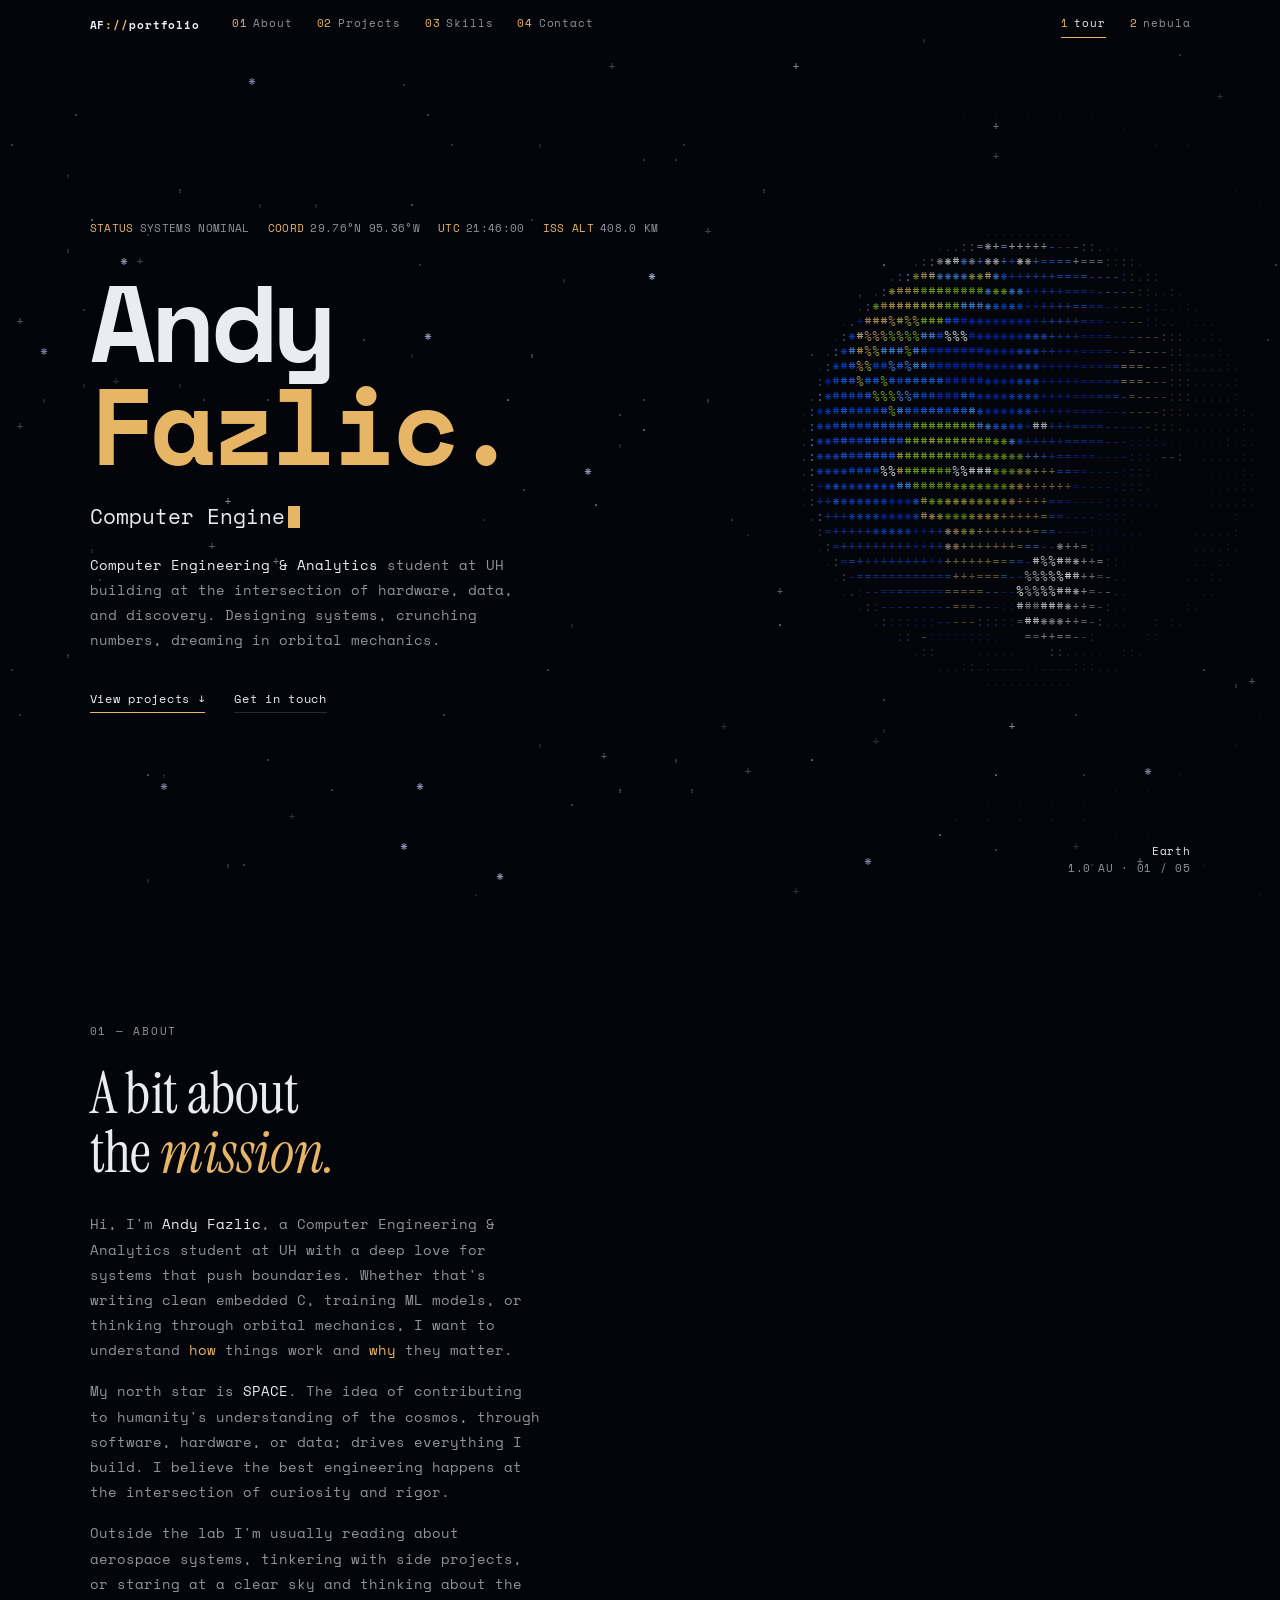
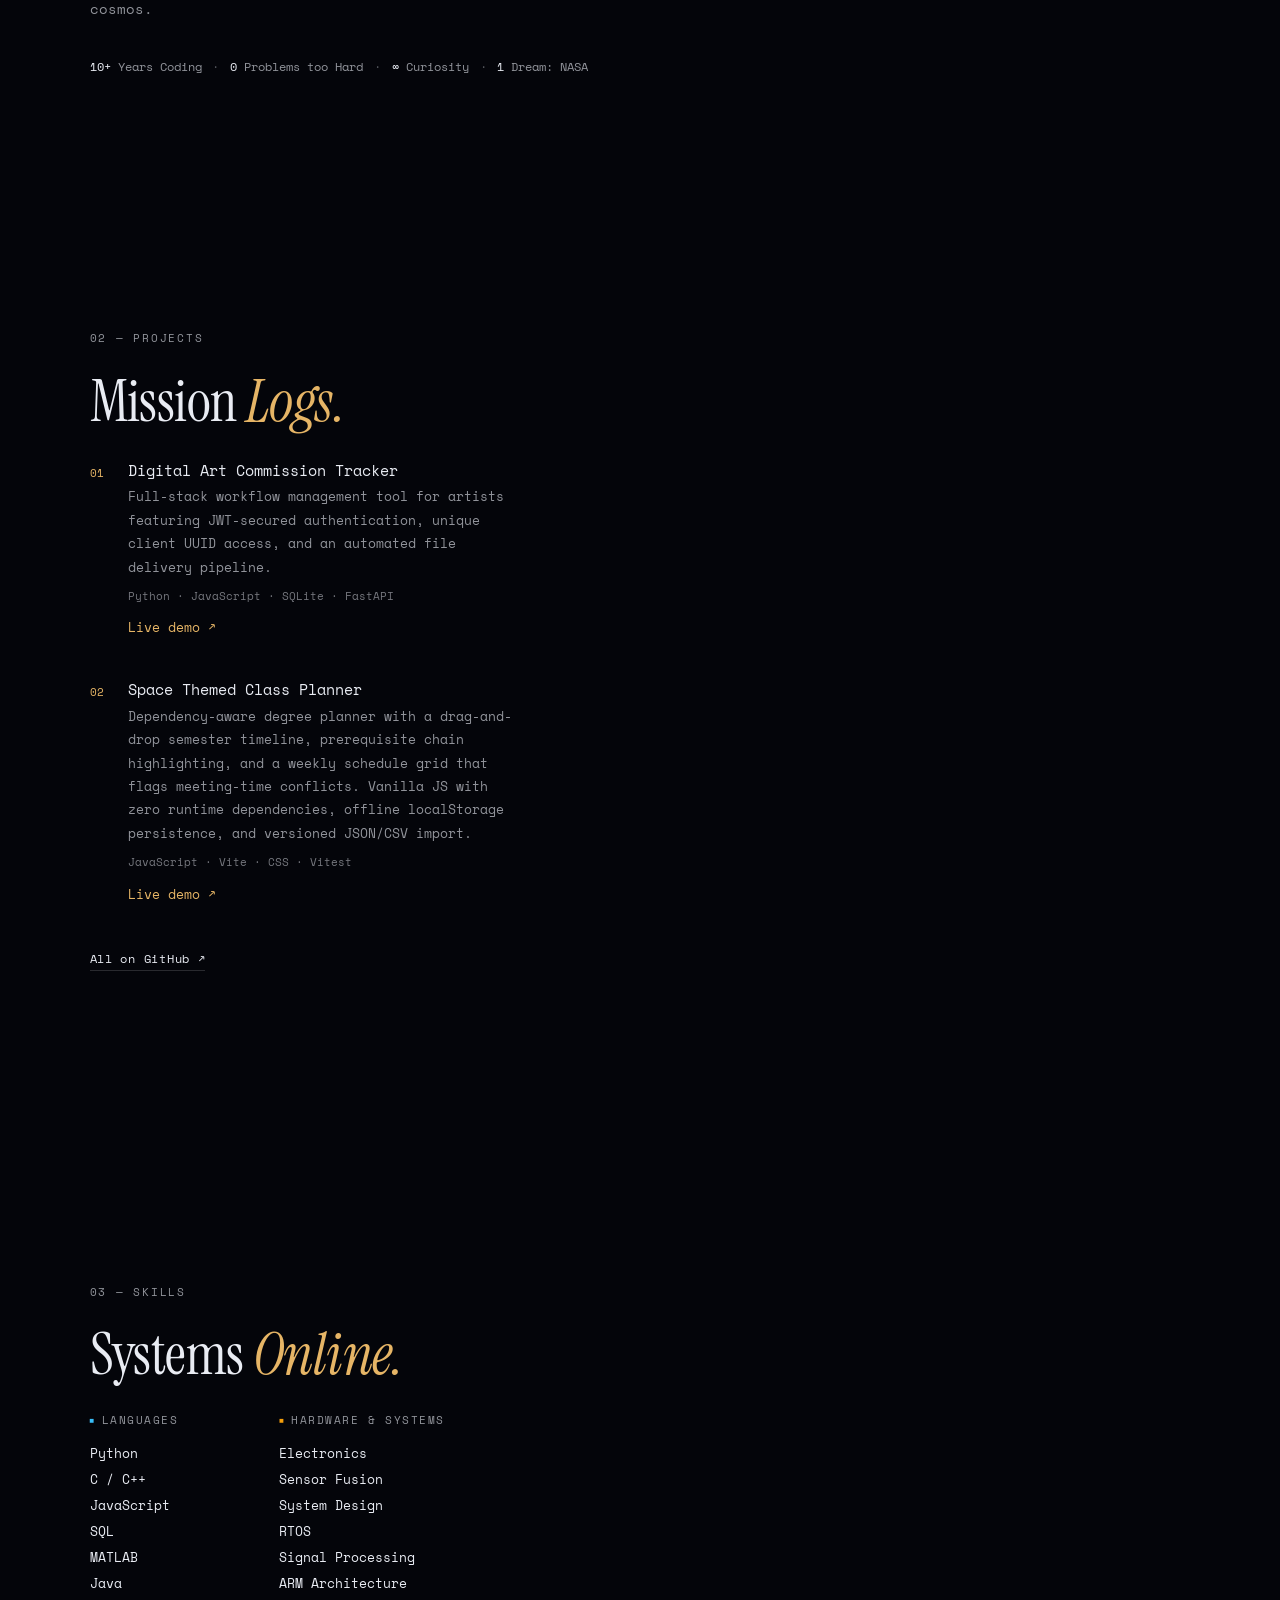
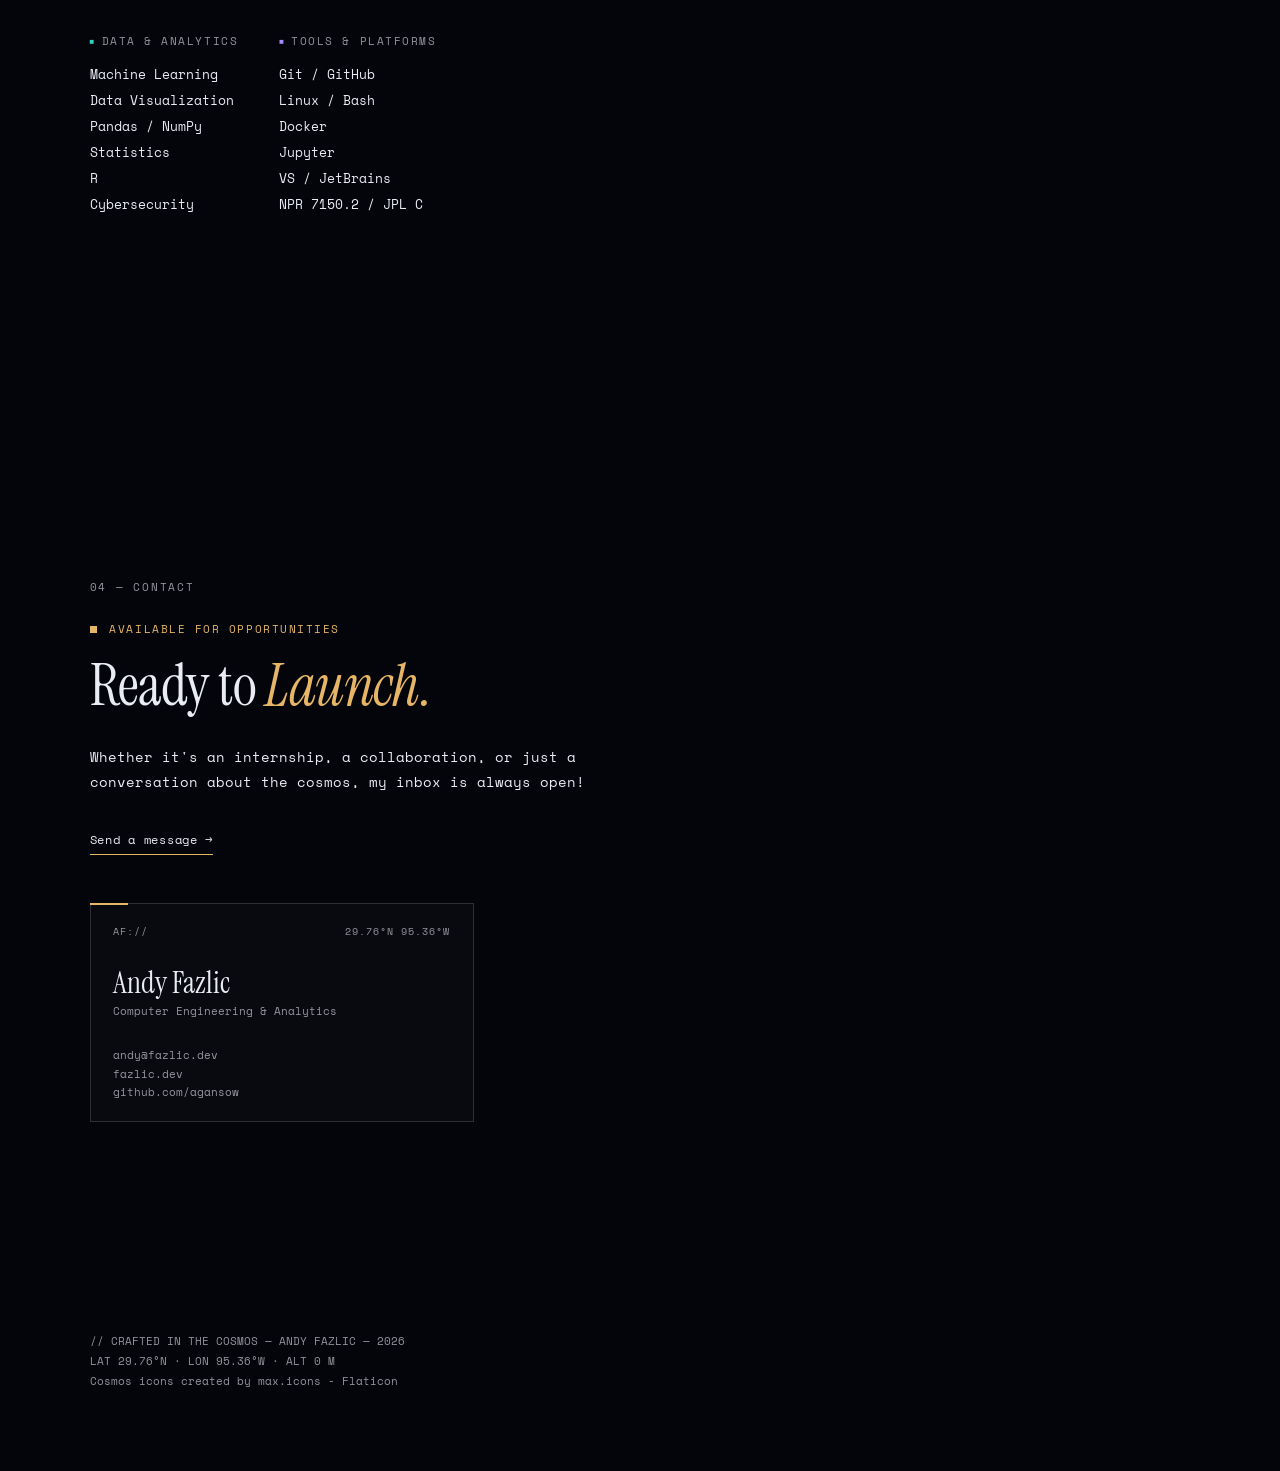
<file: index.html>
<!DOCTYPE html>
<html lang="en">
<head>
  <meta charset="UTF-8" />
  <meta name="viewport" content="width=device-width, initial-scale=1.0, viewport-fit=cover" />
  <title>Andy Fazlic — Portfolio</title>
  <meta name="description" content="Andy Fazlic — Computer Engineering &amp; Analytics student building at the intersection of hardware, data, and discovery." />
  <meta name="theme-color" content="#04050a" />   <!-- kept in sync with the sky colour by ascii/index.js -->
  <link rel="icon" type="image/png" href="/favicon.png" />
  <link rel="preconnect" href="https://fonts.googleapis.com" />
  <link rel="preconnect" href="https://fonts.gstatic.com" crossorigin />
  <!-- Space Mono: text + tour glyphs · Instrument Serif: section titles · VT323: nebula glyphs -->
  <link href="https://fonts.googleapis.com/css2?family=Instrument+Serif:ital@0;1&family=Space+Mono:wght@400;700&family=VT323&display=swap" rel="stylesheet" />
  <script type="module" crossorigin src="/assets/index-QX0Op3-x.js"></script>
  <link rel="stylesheet" crossorigin href="/assets/index-Dp5-_jnw.css">
</head>
<body>

<!-- The ASCII artwork: drawn by src/ascii/ (engine + the active scene) -->
<canvas id="ascii-canvas" aria-hidden="true"></canvas>

<!-- Filled by src/ascii/nav.js -->
<nav id="ascii-nav" aria-label="Main"></nav>

<!-- Corner caption (planet / distance), filled by the scene -->
<div id="ascii-readout" aria-hidden="true"></div>

<!-- Filled by src/ascii/content.js from src/config.js -->
<main id="ascii-main"></main>

<!-- Shown only if JavaScript is off. Keep in step with config.js. -->
<noscript>
  <p style="position:relative;z-index:1;padding:6rem 2rem;max-width:36rem;color:#e9ecf3;font:14px/1.8 'Space Mono',monospace">
    <strong>Andy Fazlic</strong><br>
    Computer Engineering &amp; Analytics student.<br><br>
    <a href="mailto:andy@fazlic.dev" style="color:inherit">andy@fazlic.dev</a> ·
    <a href="https://github.com/agansow" style="color:inherit">GitHub</a><br><br>
    This site draws its artwork with JavaScript. Please enable it to see the full page.
  </p>
</noscript>

</body>
</html>
</file>
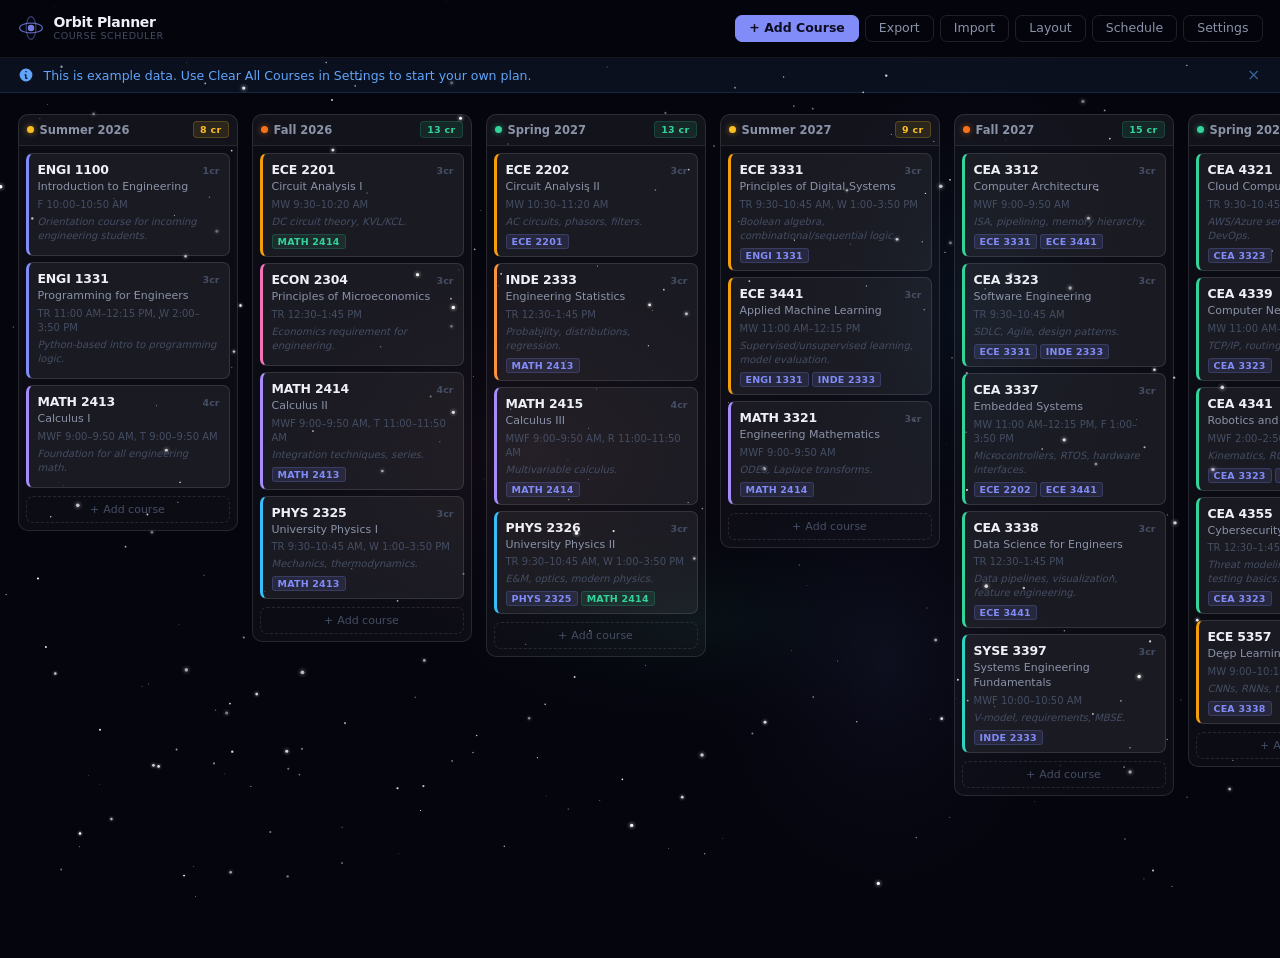
<file: planner/index.html>
<!DOCTYPE html>
<html lang="en">
<head>
  <meta charset="UTF-8" />
  <meta name="viewport" content="width=device-width, initial-scale=1.0" />
  <meta http-equiv="Content-Security-Policy" content="default-src 'self'; script-src 'self'; style-src 'self' 'unsafe-inline' https://fonts.googleapis.com; font-src 'self' https://fonts.gstatic.com; img-src 'self' data:; base-uri 'self'; form-action 'self';" />
  <title>Course Scheduler</title>
  <link rel="preconnect" href="https://fonts.googleapis.com" />
  <link rel="preconnect" href="https://fonts.gstatic.com" crossorigin />
  <link href="https://fonts.googleapis.com/css2?family=Inter:wght@400;500;600;700;800&display=swap" rel="stylesheet" />
  <script type="module" crossorigin src="/planner/assets/index-C8d0KEFI.js"></script>
  <link rel="stylesheet" crossorigin href="/planner/assets/index--DeCNkLN.css">
</head>
<body>

  <div id="app">

    <!-- HEADER -->
    <header id="app-header">
      <div class="header-brand">
        <svg class="brand-icon" viewBox="0 0 32 32" fill="none" aria-hidden="true">
          <circle cx="16" cy="16" r="4" fill="currentColor" opacity="0.9"/>
          <ellipse cx="16" cy="16" rx="14" ry="6" stroke="currentColor" stroke-width="1.5" fill="none" opacity="0.7"/>
          <ellipse cx="16" cy="16" rx="6" ry="14" stroke="currentColor" stroke-width="1.5" fill="none" opacity="0.4"/>
        </svg>
        <div class="brand-text">
          <span class="brand-name">Orbit Planner</span>
          <span class="brand-sub">Course Scheduler</span>
        </div>
      </div>

      <div class="header-actions">
        <button id="btn-add-course" class="btn btn-primary">+ Add Course</button>
        <button id="btn-export" class="btn btn-ghost" title="Export the plan">Export</button>
        <button id="btn-import" class="btn btn-ghost" title="Import a plan">Import</button>
        <button id="btn-layout-toggle" class="btn btn-ghost" title="Toggle layout">Layout</button>
        <button id="btn-schedule"    class="btn btn-ghost" title="Weekly schedule">Schedule</button>
        <button id="btn-settings"    class="btn btn-ghost" title="Open settings">Settings</button>
      </div>
    </header>

    <!-- TIMELINE (rendered by timeline.js) -->
    <main id="timeline-container" aria-label="Semester timeline">
      <div id="timeline-root"></div>
    </main>

  </div>

</body>
</html>
</file>
<file: assets/index-Dp5-_jnw.css>
:root{--fg:#e9ecf3;--accent:#e6b566;--scrim:#04050a4d;--nav:#04050acc;--line:color-mix(in srgb, var(--fg) 16%, transparent);--muted:color-mix(in srgb, var(--fg) 62%, transparent);--mono:"Space Mono", ui-monospace, monospace;--serif:"Instrument Serif", Georgia, "Times New Roman", serif;--col:36rem;--gutter:clamp(24px, 7vw, 120px)}*,:before,:after{box-sizing:border-box;margin:0;padding:0}html{scroll-behavior:smooth}body{color:var(--fg);font:400 14px/1.8 var(--mono);background:#04050a;overflow-x:hidden}a{color:inherit;text-decoration:none}ul,ol{list-style:none}#ascii-canvas{z-index:0;pointer-events:none;width:100%;height:100%;position:fixed;inset:0}#ascii-main{z-index:1;position:relative}.wrap{max-width:calc(var(--col) + var(--gutter) + 24px);padding:0 24px 0 var(--gutter)}#ascii-nav{z-index:20;padding:calc(14px + env(safe-area-inset-top,0px)) var(--gutter) 28px;letter-spacing:.08em;white-space:nowrap;background:linear-gradient(#0000,#0000);align-items:center;gap:2rem;font-size:11px;transition:background .4s;display:flex;position:fixed;top:0;left:0;right:0;overflow-x:auto}#ascii-nav.scrolled{background:linear-gradient(var(--nav) 55%, transparent)}.brand{font-weight:700}.brand span,.num{color:var(--accent)}.num{margin-right:.5em}.grow{flex:1}.links,.scenes{gap:1.5rem;display:flex}.links a,.scenes button{font:inherit;letter-spacing:inherit;color:var(--muted);cursor:pointer;background:0 0;border:0;border-bottom:1px solid #0000;padding:0 0 3px;transition:color .2s,border-color .2s}.links a:hover,.links a.active,.scenes button:hover,.scenes button[aria-current]{color:var(--fg);border-bottom-color:var(--accent)}.scenes button:focus-visible,.links a:focus-visible,.pick button:focus-visible{outline:1px solid var(--accent);outline-offset:3px}.pick{align-items:center;gap:.6rem;display:flex}.pick[hidden]{display:none}.pick input{appearance:none;cursor:pointer;background:0 0;border:0;border-radius:50%;width:14px;height:14px;padding:0;overflow:hidden}.pick input::-webkit-color-swatch-wrapper{padding:0}.pick input::-webkit-color-swatch{border:1px solid var(--line);border-radius:50%}.pick input::-moz-color-swatch{border:1px solid var(--line);border-radius:50%}.pick button{font:inherit;letter-spacing:inherit;color:var(--muted);cursor:pointer;background:0 0;border:0}.pick button:hover{color:var(--fg)}#ascii-readout{z-index:2;right:var(--gutter);bottom:calc(22px + env(safe-area-inset-bottom,0px));text-align:right;color:var(--muted);letter-spacing:.06em;pointer-events:none;font-size:11px;line-height:1.6;position:fixed}#ascii-readout b{color:var(--fg);font-weight:400}#ascii-perf{z-index:50;color:#9fe870;font:11px/1.5 var(--mono);pointer-events:none;background:#000000bf;padding:8px 10px;position:fixed;bottom:12px;left:12px}#hero{flex-direction:column;justify-content:center;min-height:100vh;padding:6rem 0 4rem;display:flex}.hud{width:max-content;max-width:calc(100vw - var(--gutter) - 24px);color:var(--muted);letter-spacing:.03em;flex-wrap:wrap;gap:6px 18px;margin-bottom:2rem;font-size:11px;display:flex}.hud b{color:var(--accent);margin-right:6px;font-weight:400}.hud i{font-style:normal}.name{letter-spacing:-.05em;font-size:clamp(44px,10vw,108px);font-weight:700;line-height:.95}.name em{color:var(--accent);font-style:normal}.typed{min-height:1.8em;margin:1.4rem 0 1rem;font-size:clamp(15px,2.4vw,21px)}.cursor{background:var(--accent);vertical-align:-.2em;width:.6em;height:1.05em;margin-left:3px;animation:1s step-end infinite blink;display:inline-block}.bio{max-width:50ch;color:var(--muted)}.bio strong{color:var(--fg);font-weight:400}.actions{flex-wrap:wrap;gap:.6rem 1.8rem;margin-top:2.2rem;display:flex}.link{letter-spacing:.06em;border-bottom:1px solid var(--line);padding-bottom:3px;font-size:12px;transition:color .2s,border-color .2s}.link:hover{color:var(--accent);border-bottom-color:var(--accent)}.link.main{border-bottom-color:var(--accent)}.sec{align-items:center;min-height:100vh;padding:7rem 0;display:flex}.lbl{letter-spacing:.16em;text-transform:uppercase;color:var(--muted);margin-bottom:1.4rem;font-size:11px}h2{font-family:var(--serif);letter-spacing:-.01em;margin-bottom:1.8rem;font-size:clamp(36px,4.8vw,58px);font-weight:400;line-height:1.02}h2 em{color:var(--accent);font-style:italic}h3{font-size:15px;font-weight:400;line-height:1.4}.prose p{color:var(--muted);max-width:50ch;margin-bottom:1rem}.prose strong{color:var(--fg);font-weight:400}.prose em{color:var(--accent);font-style:normal}.stats{color:var(--muted);margin-top:2.2rem;font-size:12px}.stats b{color:var(--fg);font-weight:400}.stats span+span:before{content:"·";opacity:.6;margin:0 .9em}.rows{margin-top:.4rem}.rows li{grid-template-columns:2.4rem minmax(0,1fr);margin-bottom:2.4rem;display:grid}.idx{color:var(--accent);padding-top:.25rem;font-size:11px}.rows p{color:var(--muted);max-width:48ch;margin-top:.3rem;font-size:13px}.rows .meta{opacity:.8;margin-top:.5rem;font-size:11px}.meta span+span:before{content:" · "}.go{gap:1.3rem;font-size:11px;display:flex;margin-top:.6rem!important}.go a{color:var(--accent);border-bottom:1px solid #0000;transition:border-color .2s}.go a:hover{border-bottom-color:currentColor}.more{margin-top:.6rem}.groups{grid-template-columns:repeat(2,minmax(0,1fr));gap:2.4rem 1.5rem;display:grid}.group h3{letter-spacing:.14em;text-transform:uppercase;color:var(--muted);margin-bottom:.7rem;font-size:11px}.group h3 i{vertical-align:1px;margin-right:.7em;font-size:8px;font-style:normal}.group li{font-size:13px;line-height:2}.status{letter-spacing:.14em;color:var(--accent);margin-bottom:1rem;font-size:11px}.status i{background:var(--accent);width:7px;height:7px;margin-right:.8rem;animation:1.6s step-end infinite blink;display:inline-block}.bizcard{aspect-ratio:7/4;border:1px solid var(--line);background:#ffffff06;flex-direction:column;justify-content:space-between;width:min(100%,24rem);margin-top:3rem;padding:1.2rem 1.4rem;display:flex;position:relative}.bizcard:before{content:"";background:var(--accent);width:2.4rem;height:2px;position:absolute;top:-1px;left:-1px}.bc-top{letter-spacing:.1em;color:var(--muted);justify-content:space-between;font-size:10px;display:flex}.bc-name{font-family:var(--serif);font-size:30px;line-height:1.05}.bc-name small{font:11px/1.4 var(--mono);color:var(--muted);margin-top:.35rem;display:block}.bc-foot{color:var(--muted);flex-direction:column;font-size:11px;line-height:1.7;display:flex}.bc-foot a:hover{color:var(--accent)}footer{color:var(--muted);padding:2rem 0 5rem;font-size:11px}footer a:hover{color:var(--accent)}.reveal{opacity:0;transition:opacity .8s,transform .8s;transform:translateY(12px)}.reveal.visible{opacity:1;transform:none}@keyframes blink{50%{opacity:0}}@media (prefers-reduced-motion:reduce){html{scroll-behavior:auto}.reveal{opacity:1;transition:none;transform:none}.cursor,.status i{animation:none}}@media (width<=700px){#ascii-main{background:var(--scrim)}#ascii-nav{gap:1rem}.links,.pick button{display:none}.sec{padding:5rem 0}.groups{gap:2rem 1rem}#ascii-readout{display:none}}
</file>
<file: planner/assets/index--DeCNkLN.css>
:root{--bg-deep: #05050e;--bg-surface: rgba(255, 255, 255, .032);--bg-surface-2: rgba(255, 255, 255, .058);--bg-surface-3: rgba(255, 255, 255, .09);--border: rgba(255, 255, 255, .07);--border-md: rgba(255, 255, 255, .11);--border-hover: rgba(255, 255, 255, .2);--text-primary: #eef0f6;--text-secondary: #8b93a8;--text-muted: #454e63;--accent: #818cf8;--accent-dim: rgba(129, 140, 248, .18);--accent-glow: rgba(129, 140, 248, .28);--error: #f87171;--error-bg: rgba(248, 113, 113, .08);--error-glow: rgba(248, 113, 113, .22);--success: #34d399;--warning: #fbbf24;--info: #60a5fa;--chain-up: #7dd3fc;--chain-down: #c4b5fd;--r-xs: 4px;--r-sm: 7px;--r-md: 10px;--r-lg: 14px;--r-xl: 18px;--t-fast: .14s ease;--t-mid: .22s ease;--t-slow: .38s ease;--header-h: 58px;--sem-col-width: 220px}*,*:before,*:after{box-sizing:border-box;margin:0;padding:0}html{font-size:14px;-webkit-font-smoothing:antialiased}body{font-family:Inter,system-ui,-apple-system,sans-serif;background:var(--bg-deep);color:var(--text-primary);min-height:100vh;overflow-x:hidden}button{font-family:inherit;cursor:pointer}input,select,textarea{font-family:inherit}ul{list-style:none}.hidden{display:none!important}#star-canvas{position:fixed;top:0;right:0;bottom:0;left:0;z-index:0;pointer-events:none;display:block}#app{position:relative;z-index:1;display:flex;flex-direction:column;min-height:100vh}#app-header{height:var(--header-h);display:flex;align-items:center;justify-content:space-between;padding:0 1.25rem;gap:1rem;background:#05050eeb;-webkit-backdrop-filter:blur(14px);backdrop-filter:blur(14px);border-bottom:1px solid var(--border);position:sticky;top:0;z-index:100}.header-brand{display:flex;align-items:center;gap:10px;flex-shrink:0;-webkit-user-select:none;user-select:none}.brand-icon{width:26px;height:26px;color:var(--accent);flex-shrink:0}.brand-text{display:flex;flex-direction:column;line-height:1.1;gap:1px}.brand-name{font-size:14px;font-weight:700;color:var(--text-primary);letter-spacing:-.3px}.brand-sub{font-size:9.5px;color:var(--text-muted);letter-spacing:.6px;text-transform:uppercase}.header-actions{display:flex;align-items:center;gap:6px;flex-wrap:wrap}.chain-legend{display:none;align-items:center;gap:14px;font-size:10.5px;color:var(--text-muted);-webkit-user-select:none;user-select:none}.chain-legend.chain-legend-visible{display:flex}.chain-legend-item{display:flex;align-items:center;gap:5px}.chain-legend-dot{width:8px;height:8px;border-radius:50%;flex-shrink:0}.chain-legend-up{background:var(--chain-up);box-shadow:0 0 6px var(--chain-up)}.chain-legend-down{background:var(--chain-down);box-shadow:0 0 6px var(--chain-down)}.btn{display:inline-flex;align-items:center;gap:5px;padding:6px 13px;border-radius:var(--r-sm);font-size:12.5px;font-weight:500;cursor:pointer;border:1px solid transparent;transition:background var(--t-fast),border-color var(--t-fast),color var(--t-fast),opacity var(--t-fast),box-shadow var(--t-fast);white-space:nowrap;-webkit-user-select:none;user-select:none;line-height:1;background:none}.btn:focus-visible{outline:2px solid var(--accent);outline-offset:2px}.btn-sm{padding:4px 10px;font-size:11.5px}.btn-ghost{color:var(--text-secondary);border-color:var(--border-md)}.btn-ghost:hover{background:var(--bg-surface-2);border-color:var(--border-hover);color:var(--text-primary)}.btn-primary{background:var(--accent);color:#0d0d22;border-color:var(--accent);font-weight:700}.btn-primary:hover{opacity:.88;box-shadow:0 0 18px var(--accent-glow)}.btn-danger{color:var(--error);border-color:#f8717147}.btn-danger:hover{background:var(--error-bg);border-color:var(--error)}#toolbar{display:flex;align-items:center;gap:10px;padding:8px 1.25rem;flex-wrap:wrap;border-bottom:1px solid var(--border);background:#05050e8c;-webkit-backdrop-filter:blur(8px);backdrop-filter:blur(8px)}.toolbar-group{display:flex;align-items:center;gap:6px}.toolbar-label{font-size:10.5px;color:var(--text-muted);text-transform:uppercase;letter-spacing:.5px}.toolbar-sep{width:1px;height:18px;background:var(--border);flex-shrink:0}#validation-banner{display:none;align-items:center;gap:10px;padding:9px 1.25rem;font-size:12.5px;border-bottom:1px solid transparent}#validation-banner.banner-visible{display:flex}#validation-banner.banner-warning{background:#fbbf2414;border-color:#fbbf242e;color:var(--warning)}#validation-banner.banner-error{background:var(--error-bg);border-color:#f871712e;color:var(--error)}#validation-banner.banner-info{background:#60a5fa12;border-color:#60a5fa26;color:var(--info)}.banner-icon{flex-shrink:0;width:16px;height:16px;display:flex;align-items:center}.banner-icon svg{width:16px;height:16px}.banner-text{flex:1}.banner-close{background:none;border:none;color:inherit;font-size:16px;opacity:.55;transition:opacity var(--t-fast);padding:0 2px;line-height:1}.banner-close:hover{opacity:1}#timeline-container{flex:1;padding:1.5rem 1.25rem 3rem;overflow-x:auto}#timeline-root{min-width:max-content}.layout-grid{display:flex;flex-direction:column;gap:2rem}.year-block{display:flex;align-items:flex-start;gap:1rem}.year-label{font-size:11px;font-weight:700;color:var(--text-muted);text-transform:uppercase;letter-spacing:.6px;writing-mode:vertical-rl;transform:rotate(180deg);padding:.5rem 0;flex-shrink:0;-webkit-user-select:none;user-select:none;min-width:20px}.year-cols{display:flex;gap:1rem;flex-wrap:wrap}.layout-horizontal{display:flex;gap:1rem;align-items:flex-start;padding-bottom:1rem}.semester-col{width:var(--sem-col-width);flex-shrink:0;display:flex;flex-direction:column}.sem-header{display:flex;align-items:center;gap:6px;padding:6px 8px 7px;border-radius:var(--r-md) var(--r-md) 0 0;background:var(--bg-surface-2);border:1px solid var(--border-md);border-bottom:none;-webkit-user-select:none;user-select:none}.sem-dot{width:7px;height:7px;border-radius:50%;flex-shrink:0}.sem-dot-spring{background:#34d399;box-shadow:0 0 6px #34d3998c}.sem-dot-summer{background:#fbbf24;box-shadow:0 0 6px #fbbf248c}.sem-dot-fall{background:#f97316;box-shadow:0 0 6px #f973168c}.sem-dot-winter{background:#93c5fd;box-shadow:0 0 6px #93c5fd8c}.sem-title{font-size:11.5px;font-weight:600;color:var(--text-secondary);flex:1;overflow:hidden;text-overflow:ellipsis;white-space:nowrap;cursor:pointer;border-radius:3px;transition:color var(--t-fast)}.sem-title:hover,.sem-title:focus-visible{color:var(--text-primary)}.sem-title:focus-visible{outline:2px solid var(--accent);outline-offset:2px}.credit-badge{font-size:9.5px;font-weight:700;padding:2px 6px;border-radius:4px;flex-shrink:0;letter-spacing:.3px}.credit-ok{background:#34d3991a;color:#34d399;border:1px solid rgba(52,211,153,.18)}.credit-low{background:#fbbf241a;color:var(--warning);border:1px solid rgba(251,191,36,.22)}.credit-over{background:var(--error-bg);color:var(--error);border:1px solid rgba(248,113,113,.22)}.drop-zone{flex:1;min-height:100px;background:var(--bg-surface);border:1px solid var(--border-md);border-radius:0 0 var(--r-md) var(--r-md);padding:7px;display:flex;flex-direction:column;gap:6px;transition:background var(--t-fast),border-color var(--t-fast),box-shadow var(--t-fast)}.drop-zone.drag-over{background:var(--accent-dim);border-color:var(--accent);box-shadow:inset 0 0 0 1px var(--accent)}.drop-hint{font-size:11px;color:var(--text-muted);text-align:center;padding:14px 0 8px;pointer-events:none;-webkit-user-select:none;user-select:none}.btn-add-course{display:flex;align-items:center;justify-content:center;gap:4px;width:100%;padding:6px;background:none;border:1px dashed var(--border-md);border-radius:var(--r-sm);color:var(--text-muted);font-size:11px;transition:border-color var(--t-fast),color var(--t-fast),background var(--t-fast);margin-top:2px}.btn-add-course:hover{border-color:var(--accent);color:var(--accent);background:var(--accent-dim)}.course-card{position:relative;background:var(--bg-surface-2);border:1px solid var(--border-md);border-left:3px solid var(--subject-color, var(--accent));border-radius:var(--r-sm);padding:8px 9px 7px;cursor:grab;transition:transform var(--t-fast),box-shadow var(--t-mid),background var(--t-fast),opacity var(--t-mid),filter var(--t-mid);-webkit-user-select:none;user-select:none}@media (prefers-reduced-motion: reduce){.course-card{transition:none}}.course-card:hover{transform:translateY(-2px);box-shadow:0 4px 16px #00000059,0 0 0 1px var(--border-hover);background:var(--bg-surface-3)}.course-card.dragging{opacity:.45;cursor:grabbing;transform:scale(.96)}.course-card.card-error{border-left-color:var(--error)!important;background:#f871710d;box-shadow:0 0 0 1px #f8717126,inset 0 0 12px #f871710a}.course-card.card-error:hover{box-shadow:0 4px 16px #00000059,0 0 0 1px #f871714d,0 0 20px var(--error-glow)}.card-tooltip{position:absolute;bottom:calc(100% + 6px);left:0;width:220px;background:#130e0e;border:1px solid rgba(248,113,113,.3);border-radius:var(--r-md);padding:8px 10px;font-size:11px;color:#fca5a5;line-height:1.5;z-index:50;pointer-events:none;opacity:0;transform:translateY(4px);transition:opacity var(--t-mid),transform var(--t-mid);box-shadow:0 8px 28px #0009}.card-tooltip ul{display:flex;flex-direction:column;gap:3px;padding-left:12px;list-style:disc}.course-card.card-error:hover .card-tooltip{opacity:1;transform:translateY(0)}.card-tooltip.tooltip-below{bottom:auto;top:calc(100% + 6px);transform:translateY(-4px)}.card-top{display:flex;align-items:baseline;gap:6px;margin-bottom:3px}.card-code{font-size:12.5px;font-weight:800;color:var(--text-primary);letter-spacing:-.2px;flex:1}.card-credits{font-size:9.5px;font-weight:600;color:var(--text-muted);flex-shrink:0}.card-name{font-size:11px;color:var(--text-secondary);line-height:1.35}.card-meetings{font-size:10px;color:var(--text-muted);margin-top:3px;line-height:1.4}.card-notes{font-size:10px;color:var(--text-muted);margin-top:3px;line-height:1.4;font-style:italic}.card-error-icon{font-size:11px;color:var(--error);opacity:.8;flex-shrink:0}.card-tags{display:flex;flex-wrap:wrap;gap:3px;margin-top:5px}.tag{font-size:9.5px;font-weight:600;padding:1px 5px;border-radius:3px;white-space:nowrap;letter-spacing:.2px}.tag-pre{background:#818cf81f;color:var(--accent);border:1px solid rgba(129,140,248,.2)}.tag-co{background:#34d3991a;color:#34d399;border:1px solid rgba(52,211,153,.18)}.course-card.chain-selected{box-shadow:0 0 0 2px var(--accent),0 0 22px var(--accent-glow),0 0 40px var(--accent-glow);z-index:2}.course-card.chain-up{box-shadow:0 0 0 1px var(--chain-up),0 0 14px #7dd3fc59}.course-card.chain-down{box-shadow:0 0 0 1px var(--chain-down),0 0 14px #c4b5fd59}.course-card.chain-dim{opacity:.25;filter:saturate(.55)}.course-card.card-error.chain-selected{box-shadow:0 0 0 1px #f871714d,0 0 16px var(--error-glow),0 0 0 3px var(--accent),0 0 22px var(--accent-glow)}#toast-container{position:fixed;bottom:1.5rem;right:1.5rem;z-index:500;display:flex;flex-direction:column;gap:8px;pointer-events:none}.toast{display:flex;align-items:center;gap:9px;padding:10px 14px;border-radius:var(--r-md);background:#0e0e1e;border:1px solid var(--border-md);font-size:12.5px;color:var(--text-primary);min-width:240px;max-width:320px;box-shadow:0 8px 32px #000000a6;pointer-events:all;opacity:0;transform:translate(18px);transition:opacity var(--t-mid),transform var(--t-mid)}.toast.toast-visible{opacity:1;transform:translate(0)}.toast.toast-hiding{opacity:0;transform:translate(18px)}.toast-icon{width:16px;height:16px;flex-shrink:0;display:flex;align-items:center}.toast-icon svg{width:16px;height:16px}.toast-message{flex:1;line-height:1.4}.toast-action{background:none;border:1px solid var(--border-md);border-radius:var(--r-xs);color:var(--accent);font-size:11px;font-weight:700;padding:3px 8px;transition:border-color var(--t-fast),background var(--t-fast)}.toast-action:hover{border-color:var(--accent);background:var(--accent-dim)}.toast-close{background:none;border:none;color:var(--text-muted);font-size:16px;opacity:.6;transition:opacity var(--t-fast);padding:0;line-height:1}.toast-close:hover{opacity:1}.toast-success{border-color:#34d39938}.toast-success .toast-icon{color:var(--success)}.toast-error{border-color:#f8717138}.toast-error .toast-icon{color:var(--error)}.toast-warning{border-color:#fbbf2438}.toast-warning .toast-icon{color:var(--warning)}.toast-info{border-color:#60a5fa2e}.toast-info .toast-icon{color:var(--info)}.modal-overlay{position:fixed;top:0;right:0;bottom:0;left:0;background:#05050ed1;-webkit-backdrop-filter:blur(10px);backdrop-filter:blur(10px);z-index:200;display:flex;align-items:center;justify-content:center;padding:1rem;opacity:0;transition:opacity var(--t-mid)}.modal-overlay.modal-open{opacity:1}.modal{background:#0c0c1c;border:1px solid rgba(255,255,255,.1);border-radius:var(--r-xl);width:100%;max-width:530px;max-height:90vh;overflow-y:auto;box-shadow:0 28px 80px #000000b3,0 0 60px #818cf80d;transform:scale(.97) translateY(6px);transition:transform var(--t-mid)}.modal-overlay.modal-open .modal{transform:scale(1) translateY(0)}.modal-settings{max-width:560px}.modal-header{display:flex;align-items:center;justify-content:space-between;padding:1.1rem 1.4rem .9rem;border-bottom:1px solid var(--border)}.modal-header h2{font-size:15px;font-weight:700;color:var(--text-primary)}.modal-header-actions{display:flex;align-items:center;gap:6px}.modal-close{width:26px;height:26px;display:flex;align-items:center;justify-content:center;background:var(--bg-surface-2);border:1px solid var(--border);border-radius:var(--r-xs);color:var(--text-muted);font-size:15px;transition:background var(--t-fast),color var(--t-fast)}.modal-close:hover{background:var(--bg-surface-3);color:var(--text-primary)}.modal-body{padding:1.1rem 1.4rem;display:flex;flex-direction:column;gap:14px}.modal-footer{padding:.9rem 1.4rem;border-top:1px solid var(--border);display:flex;align-items:center;gap:7px}#btn-delete{margin-right:auto}.form-row{display:flex;gap:10px}.two-col>*{flex:1 1 0;min-width:0}.form-group{display:flex;flex-direction:column;gap:5px}.form-label{font-size:10.5px;font-weight:700;text-transform:uppercase;letter-spacing:.5px;color:var(--text-muted)}.form-label em{color:var(--error);font-style:normal;margin-left:1px}.form-group input,.form-group select,.form-group textarea{background:var(--bg-surface);border:1px solid var(--border-md);border-radius:var(--r-sm);color:var(--text-primary);font-size:13px;padding:7px 9px;width:100%;transition:border-color var(--t-fast),box-shadow var(--t-fast)}.form-group input:focus,.form-group select:focus,.form-group textarea:focus{outline:none;border-color:var(--accent);box-shadow:0 0 0 3px var(--accent-dim)}.form-group input::placeholder,.form-group textarea::placeholder{color:var(--text-muted)}.form-group select{cursor:pointer;background-image:url("data:image/svg+xml,%3Csvg xmlns='http://www.w3.org/2000/svg' width='12' height='12' viewBox='0 0 24 24' fill='none' stroke='%23454e63' stroke-width='2.5'%3E%3Cpath d='M6 9l6 6 6-6'/%3E%3C/svg%3E");background-repeat:no-repeat;background-position:right 8px center;padding-right:26px!important;-webkit-appearance:none;-moz-appearance:none;appearance:none}.form-group textarea{resize:vertical;min-height:56px;line-height:1.5}@keyframes shakeX{0%,to{transform:translate(0)}20%{transform:translate(-5px)}40%{transform:translate(5px)}60%{transform:translate(-3px)}80%{transform:translate(3px)}}.input-error{animation:shakeX .35s ease;border-color:var(--error)!important;box-shadow:0 0 0 3px var(--error-bg)!important}.tag-input-wrapper{position:relative;background:var(--bg-surface);border:1px solid var(--border-md);border-radius:var(--r-sm);padding:5px 6px;display:flex;flex-wrap:wrap;gap:5px;align-items:center;min-height:38px;cursor:text;transition:border-color var(--t-fast),box-shadow var(--t-fast)}.tag-input-wrapper:focus-within{border-color:var(--accent);box-shadow:0 0 0 3px var(--accent-dim)}.tag-chips{display:contents}.tag-chip{display:inline-flex;align-items:center;gap:3px;background:var(--accent-dim);border:1px solid rgba(129,140,248,.28);border-radius:4px;padding:2px 5px;font-size:11px;font-weight:700;color:var(--accent);white-space:nowrap}.chip-remove{background:none;border:none;color:var(--accent);font-size:13px;opacity:.55;padding:0;line-height:1;transition:opacity var(--t-fast)}.chip-remove:hover{opacity:1}.tag-input-wrapper input{background:transparent;border:none!important;box-shadow:none!important;color:var(--text-primary);font-size:12px;padding:2px 3px;outline:none;min-width:90px;flex:1}.tag-input-wrapper input::placeholder{color:var(--text-muted)}.autocomplete-list{position:absolute;top:calc(100% + 4px);left:0;right:0;background:#0e0e1e;border:1px solid rgba(255,255,255,.1);border-radius:var(--r-md);max-height:170px;overflow-y:auto;z-index:300;box-shadow:0 8px 28px #0009}.autocomplete-item{padding:7px 10px;cursor:pointer;font-size:12px;font-weight:600;color:var(--text-primary);transition:background var(--t-fast)}.autocomplete-item:hover{background:var(--bg-surface-2);color:var(--accent)}.settings-section{display:flex;flex-direction:column;gap:10px;padding-bottom:14px;border-bottom:1px solid var(--border)}.settings-section:last-child{border-bottom:none;padding-bottom:0}.settings-heading{font-size:10px;font-weight:700;text-transform:uppercase;letter-spacing:.7px;color:var(--text-muted)}.settings-hint{font-size:11.5px;color:var(--text-muted);line-height:1.5}.layout-btn{display:flex;align-items:center;gap:7px;padding:8px 12px;flex:1;background:var(--bg-surface);border:1px solid var(--border-md);border-radius:var(--r-sm);color:var(--text-muted);font-size:12px;transition:border-color var(--t-fast),color var(--t-fast),background var(--t-fast)}.layout-btn svg{width:18px;height:18px;flex-shrink:0}.layout-btn.active{border-color:var(--accent);color:var(--accent);background:var(--accent-dim)}.layout-btn:not(.active):hover{border-color:var(--border-hover);color:var(--text-secondary)}.color-grid{display:grid;grid-template-columns:repeat(auto-fill,minmax(110px,1fr));gap:7px}.color-row{display:flex;align-items:center;gap:7px;padding:5px 8px;background:var(--bg-surface);border:1px solid var(--border);border-radius:var(--r-sm)}.color-preview{width:14px;height:14px;border-radius:3px;flex-shrink:0;border:1px solid rgba(255,255,255,.1)}.color-label{font-size:11px;font-weight:700;color:var(--text-secondary);flex:1}.color-picker{width:22px;height:22px;border:none;border-radius:3px;padding:0;cursor:pointer;background:none;flex-shrink:0}#semester-list{display:flex;flex-direction:column;gap:5px}.semester-row{display:flex;align-items:center;gap:8px;padding:5px 8px;background:var(--bg-surface);border:1px solid var(--border);border-radius:var(--r-sm)}.sem-row-label{flex:1;font-size:12px;color:var(--text-secondary)}.btn-remove-sem{background:none;border:none;color:var(--text-muted);font-size:14px;opacity:.65;transition:color var(--t-fast),opacity var(--t-fast);padding:1px 4px;border-radius:3px}.btn-remove-sem:hover{color:var(--error);opacity:1;background:var(--error-bg)}.add-semester-form{display:flex;gap:6px;margin-top:4px}.add-semester-form select,.add-semester-form input{background:var(--bg-surface);border:1px solid var(--border-md);border-radius:var(--r-sm);color:var(--text-primary);font-size:12.5px;padding:5px 8px;flex:1}.add-semester-form select:focus,.add-semester-form input:focus{outline:none;border-color:var(--accent)}.danger-zone .settings-heading{color:var(--error);opacity:.8}.danger-zone-actions{display:flex;gap:8px;flex-wrap:wrap}.transfer-tabs,.transfer-format-toggle{display:flex;gap:6px}.transfer-textarea{width:100%;min-height:220px;resize:vertical;background:var(--bg-surface);border:1px solid var(--border-md);border-radius:var(--r-sm);color:var(--text-primary);font-family:SFMono-Regular,Consolas,Liberation Mono,Menlo,monospace;font-size:12px;line-height:1.5;padding:9px 10px;white-space:pre;overflow:auto;transition:border-color var(--t-fast),box-shadow var(--t-fast)}.transfer-textarea:focus{outline:none;border-color:var(--accent);box-shadow:0 0 0 3px var(--accent-dim)}.transfer-textarea[readonly]{color:var(--text-secondary)}.transfer-actions{display:flex;gap:7px;flex-wrap:wrap}.transfer-summary{display:flex;flex-direction:column;gap:4px}.transfer-summary-line{font-size:11.5px;color:var(--text-muted)}.transfer-summary-line.has-errors{color:var(--error)}.transfer-summary-line.has-warnings{color:var(--warning)}.transfer-issue-list{font-size:11.5px;color:var(--text-secondary);line-height:1.6;padding-left:1.1em;max-height:140px;overflow-y:auto}.transfer-issue-list.errors li{color:var(--error)}.transfer-issue-list.warnings li{color:var(--warning)}.meeting-rows{display:flex;flex-direction:column;gap:8px}.meeting-row{display:flex;flex-wrap:wrap;align-items:center;gap:8px;padding:8px;background:var(--bg-surface);border:1px solid var(--border-md);border-radius:var(--r-sm)}.meeting-day-btns{display:flex;gap:3px;flex-shrink:0}.meeting-day-btn{width:22px;height:22px;display:flex;align-items:center;justify-content:center;background:var(--bg-surface-2);border:1px solid var(--border-md);border-radius:var(--r-xs);color:var(--text-muted);font-size:10.5px;font-weight:700;transition:border-color var(--t-fast),color var(--t-fast),background var(--t-fast)}.meeting-day-btn.active{border-color:var(--accent);color:var(--accent);background:var(--accent-dim)}.meeting-day-btn:not(.active):hover{border-color:var(--border-hover);color:var(--text-secondary)}.meeting-row-fields{display:flex;flex-wrap:wrap;align-items:center;gap:6px;flex:1;min-width:220px}.meeting-row-fields input,.meeting-row-fields select{background:var(--bg-surface-2);border:1px solid var(--border-md);border-radius:var(--r-xs);color:var(--text-primary);font-size:11.5px;padding:5px 7px;transition:border-color var(--t-fast),box-shadow var(--t-fast)}.meeting-row-fields input:focus,.meeting-row-fields select:focus{outline:none;border-color:var(--accent);box-shadow:0 0 0 3px var(--accent-dim)}.meeting-row-fields input[type=time]{width:108px;flex-shrink:0}.meeting-row-fields input[type=text]{flex:1;min-width:90px}.meeting-row-fields select{cursor:pointer;-webkit-appearance:none;-moz-appearance:none;appearance:none;flex-shrink:0;background-image:url("data:image/svg+xml,%3Csvg xmlns='http://www.w3.org/2000/svg' width='12' height='12' viewBox='0 0 24 24' fill='none' stroke='%23454e63' stroke-width='2.5'%3E%3Cpath d='M6 9l6 6 6-6'/%3E%3C/svg%3E");background-repeat:no-repeat;background-position:right 6px center;padding-right:22px}.meeting-row-sep{color:var(--text-muted);font-size:11px;flex-shrink:0}input[type=time]::-webkit-calendar-picker-indicator{filter:invert(.8);cursor:pointer}.btn-remove-meeting{background:none;border:none;color:var(--text-muted);font-size:15px;opacity:.6;padding:2px 4px;border-radius:3px;flex-shrink:0;line-height:1;transition:color var(--t-fast),opacity var(--t-fast),background var(--t-fast)}.btn-remove-meeting:hover{color:var(--error);opacity:1;background:var(--error-bg)}.modal-schedule{max-width:920px}.sched-header{display:flex;align-items:center;gap:8px;margin-bottom:14px}.sched-sem-label{font-size:14px;font-weight:700;color:var(--text-primary);flex:1}.sched-nav-btn{width:26px;height:26px;flex-shrink:0;display:flex;align-items:center;justify-content:center;background:var(--bg-surface-2);border:1px solid var(--border);border-radius:var(--r-xs);color:var(--text-secondary);font-size:15px;transition:background var(--t-fast),color var(--t-fast),opacity var(--t-fast)}.sched-nav-btn:hover:not(:disabled){background:var(--bg-surface-3);color:var(--text-primary)}.sched-nav-btn:focus-visible{outline:2px solid var(--accent);outline-offset:2px}.sched-nav-btn:disabled{opacity:.3;cursor:not-allowed}.sched-grid-wrapper{display:flex;flex-direction:column}.sched-day-header{display:flex;padding-bottom:6px}.sched-gutter-spacer{width:var(--sched-gutter-w);flex-shrink:0}.sched-day-label{flex:1;min-width:64px;text-align:center;font-size:10px;font-weight:700;text-transform:uppercase;letter-spacing:.5px;color:var(--text-muted)}.sched-grid-body{display:flex;max-height:55vh;overflow-y:auto;overflow-x:auto;padding-top:var(--sched-top-pad);border:1px solid var(--border);border-radius:var(--r-md)}.sched-time-gutter{position:relative;width:var(--sched-gutter-w);flex-shrink:0}.sched-days{display:flex;flex:1}.sched-day-col{position:relative;flex:1;min-width:64px;border-left:1px solid var(--border)}.sched-day-col:first-child{border-left:none}.sched-hour-row{height:var(--sched-hour-h);box-sizing:border-box}.sched-day-col .sched-hour-row{border-top:1px solid var(--border-md);background:linear-gradient(to bottom,transparent calc(50% - 1px),var(--border) calc(50% - 1px),var(--border) calc(50% + 1px),transparent calc(50% + 1px));pointer-events:none}.sched-hour-label{position:absolute;right:8px;left:0;transform:translateY(-50%);font-size:9.5px;line-height:1;color:var(--text-muted);text-align:right;white-space:nowrap;pointer-events:none}.sched-block{position:absolute;background:color-mix(in srgb,var(--subject-color, var(--accent)) 18%,transparent);border-left:3px solid var(--subject-color, var(--accent));border-radius:var(--r-xs);padding:3px 6px;cursor:pointer;transition:box-shadow var(--t-fast),transform var(--t-fast),opacity var(--t-fast);touch-action:none;z-index:1}.sched-block:hover{box-shadow:0 4px 14px #0006;transform:translateY(-1px);z-index:3}.sched-block:focus-visible{outline:2px solid var(--accent);outline-offset:1px}.sched-block:before,.sched-block:after{content:"";position:absolute;left:0;right:0;height:7px;cursor:ns-resize}.sched-block:before{top:0}.sched-block:after{bottom:0}.sched-block.sched-conflict,.sched-block.sched-conflict-live{border-left-color:var(--error);background:#f871711a;box-shadow:0 0 0 1px #f8717133}.sched-block.sched-conflict:hover{box-shadow:0 0 0 1px #f8717159,0 0 16px var(--error-glow)}.sched-block.sched-conflict:hover .card-tooltip{opacity:1;transform:translateY(0)}.sched-block-preview{background:var(--accent-dim);border-left:3px dashed var(--accent);opacity:.85;pointer-events:none}.sched-day-col.drop-target-day{background:var(--accent-dim)}.sched-block-code{font-size:10.5px;font-weight:800;color:var(--text-primary);white-space:nowrap;overflow:hidden;text-overflow:ellipsis}.sched-block-detail{font-size:9.5px;color:var(--text-secondary);margin-top:2px;line-height:1.3;overflow:hidden;text-overflow:ellipsis;display:-webkit-box;-webkit-line-clamp:2;-webkit-box-orient:vertical}.sched-unscheduled{margin-top:14px;padding-top:14px;border-top:1px solid var(--border);border-radius:var(--r-sm);transition:background var(--t-fast),box-shadow var(--t-fast)}.sched-unscheduled-label{font-size:10px;font-weight:700;text-transform:uppercase;letter-spacing:.7px;color:var(--text-muted);margin-bottom:8px}.sched-unscheduled-list{display:flex;flex-wrap:wrap;gap:6px;min-height:8px}.sched-unscheduled-chip{background:var(--bg-surface);border:1px solid var(--border-md);border-radius:var(--r-sm);color:var(--text-secondary);font-size:11px;padding:5px 9px;touch-action:none;transition:border-color var(--t-fast),color var(--t-fast),background var(--t-fast)}.sched-unscheduled-chip:hover{border-color:var(--accent);color:var(--accent);background:var(--accent-dim)}.sched-unscheduled.drop-target{box-shadow:0 0 0 1px var(--accent-dim)}.sched-unscheduled.drop-target-hover{background:var(--accent-dim)}.sched-empty-state{text-align:center;color:var(--text-muted);font-size:12px;padding:2.5rem 0}.sched-drag-readout{position:fixed;z-index:2000;pointer-events:none;background:#0e0e1e;border:1px solid var(--border-md);border-radius:var(--r-sm);color:var(--text-primary);font-size:11px;font-weight:700;padding:4px 9px;box-shadow:0 8px 24px #0009}::-webkit-scrollbar{width:5px;height:5px}::-webkit-scrollbar-track{background:transparent}::-webkit-scrollbar-thumb{background:#ffffff17;border-radius:3px}::-webkit-scrollbar-thumb:hover{background:#ffffff2b}@media (max-width: 640px){#app-header{padding:0 1rem}#timeline-container{padding:1rem}.brand-sub,.chain-legend.chain-legend-visible{display:none}.year-block{flex-direction:column;gap:.5rem}.year-label{writing-mode:horizontal-tb;transform:none}}@media print{:root{color-scheme:light}html,body{background:#fff!important;color:#111318!important}#star-canvas,#app-header,#toolbar,#validation-banner,#toast-container,.btn-add-course,.drop-hint,.card-tooltip,.modal-overlay{display:none!important}#timeline-container{overflow:visible!important;padding:0!important}#timeline-root{min-width:0!important}.layout-horizontal{flex-wrap:wrap!important}.semester-col,.course-card{break-inside:avoid;page-break-inside:avoid}.year-label{writing-mode:horizontal-tb;transform:none;min-width:0;padding:0 0 4px;color:#111318!important}.sem-header{background:#f2f2f2!important;border-color:#999!important}.sem-title{color:#111318!important}.sem-dot{background:#111318!important;box-shadow:none!important}.credit-badge{background:none!important;border:1px solid #999!important;color:#111318!important}.drop-zone{background:none!important;border-color:#ddd!important}.course-card{background:none!important;box-shadow:none!important;border-top-color:#999!important;border-right-color:#999!important;border-bottom-color:#999!important;print-color-adjust:exact;-webkit-print-color-adjust:exact}.course-card.card-error{background:none!important;box-shadow:none!important;border-width:2px!important;border-left-width:4px!important;border-left-color:var(--subject-color, #111318)!important;border-top-color:#111318!important;border-right-color:#111318!important;border-bottom-color:#111318!important}.card-code,.card-name,.card-meetings,.card-notes{color:#111318!important}.card-credits{color:#333!important}.card-error-icon{color:#111318!important;opacity:1!important}.tag{background:none!important;border:1px solid #999!important;color:#111318!important}.chain-selected,.chain-up,.chain-down,.chain-dim{box-shadow:none!important;opacity:1!important;filter:none!important}body.schedule-modal-open #app{display:none!important}body.schedule-modal-open .modal-overlay{display:block!important;position:static!important;inset:auto!important;background:none!important;-webkit-backdrop-filter:none!important;backdrop-filter:none!important;padding:0!important}body.schedule-modal-open .modal{width:100%!important;max-width:none!important;max-height:none!important;overflow:visible!important;box-shadow:none!important;border:none!important;background:none!important;transform:none!important;margin:0!important}body.schedule-modal-open .modal-header,body.schedule-modal-open .sched-nav-btn,body.schedule-modal-open .sched-unscheduled{display:none!important}body.schedule-modal-open .sched-header,body.schedule-modal-open .sched-sem-label,body.schedule-modal-open .sched-day-label{color:#111318!important}body.schedule-modal-open .sched-grid-body{max-height:none!important;overflow:visible!important;border-color:#999!important}body.schedule-modal-open .sched-day-col{border-left-color:#ccc!important}body.schedule-modal-open .sched-day-col .sched-hour-row{border-top-color:#ccc!important;background:none!important}body.schedule-modal-open .sched-hour-label{color:#333!important}body.schedule-modal-open .sched-block{background:none!important;border:1px solid #999!important;border-left-width:4px!important;box-shadow:none!important;print-color-adjust:exact;-webkit-print-color-adjust:exact}body.schedule-modal-open .sched-block-code,body.schedule-modal-open .sched-block-detail{color:#111318!important}}
</file>
